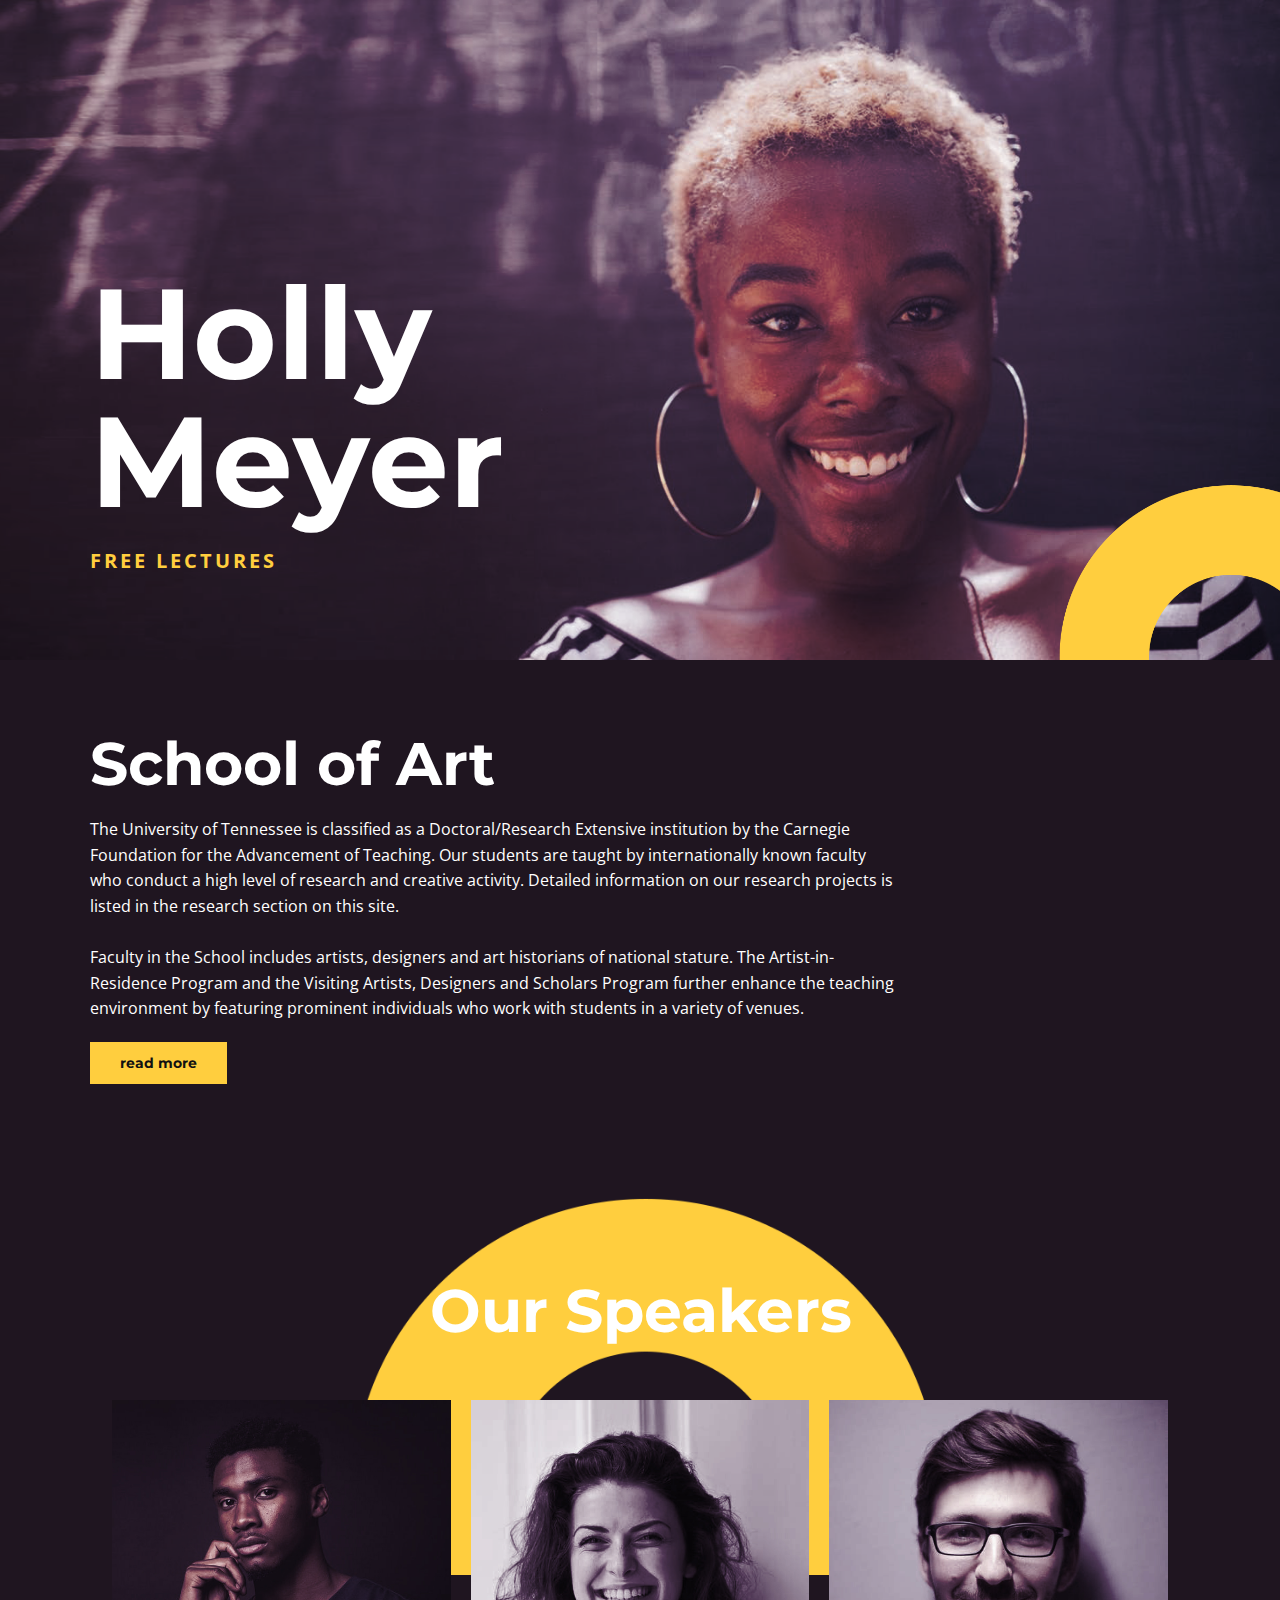
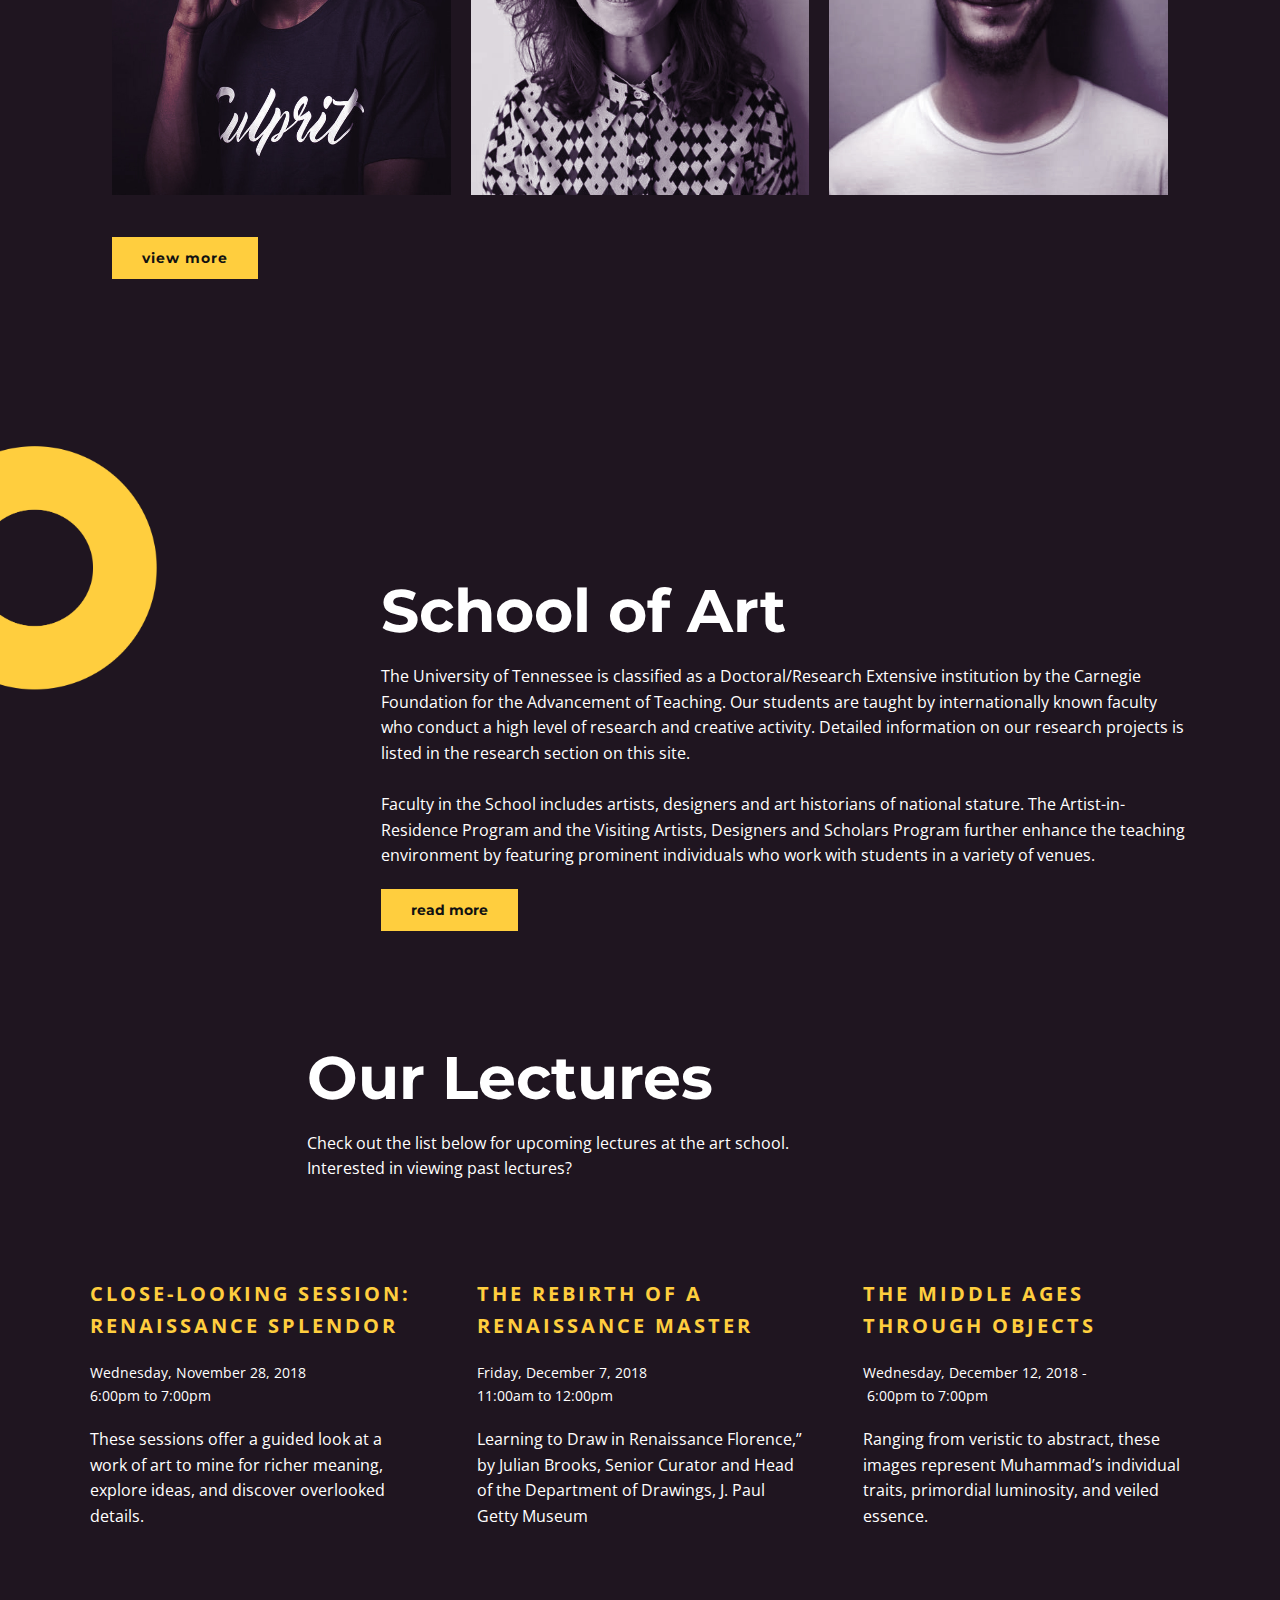
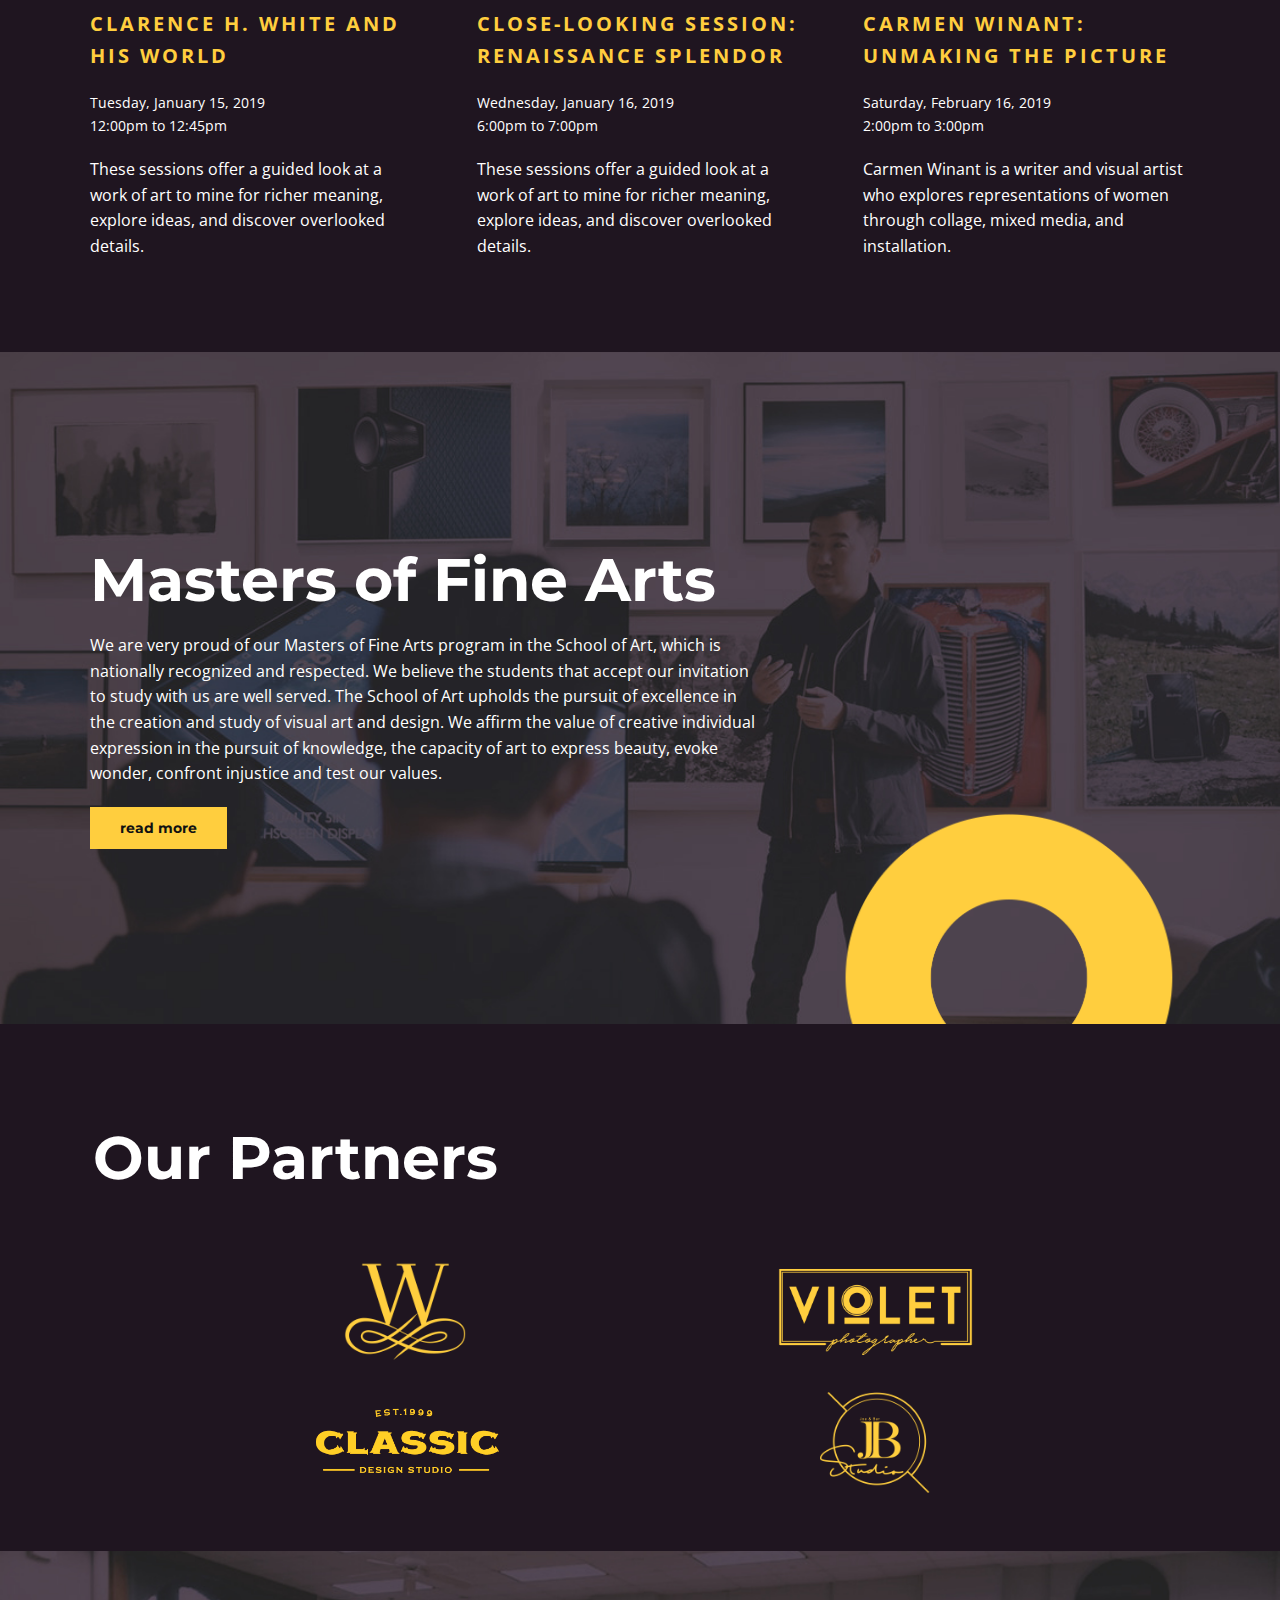
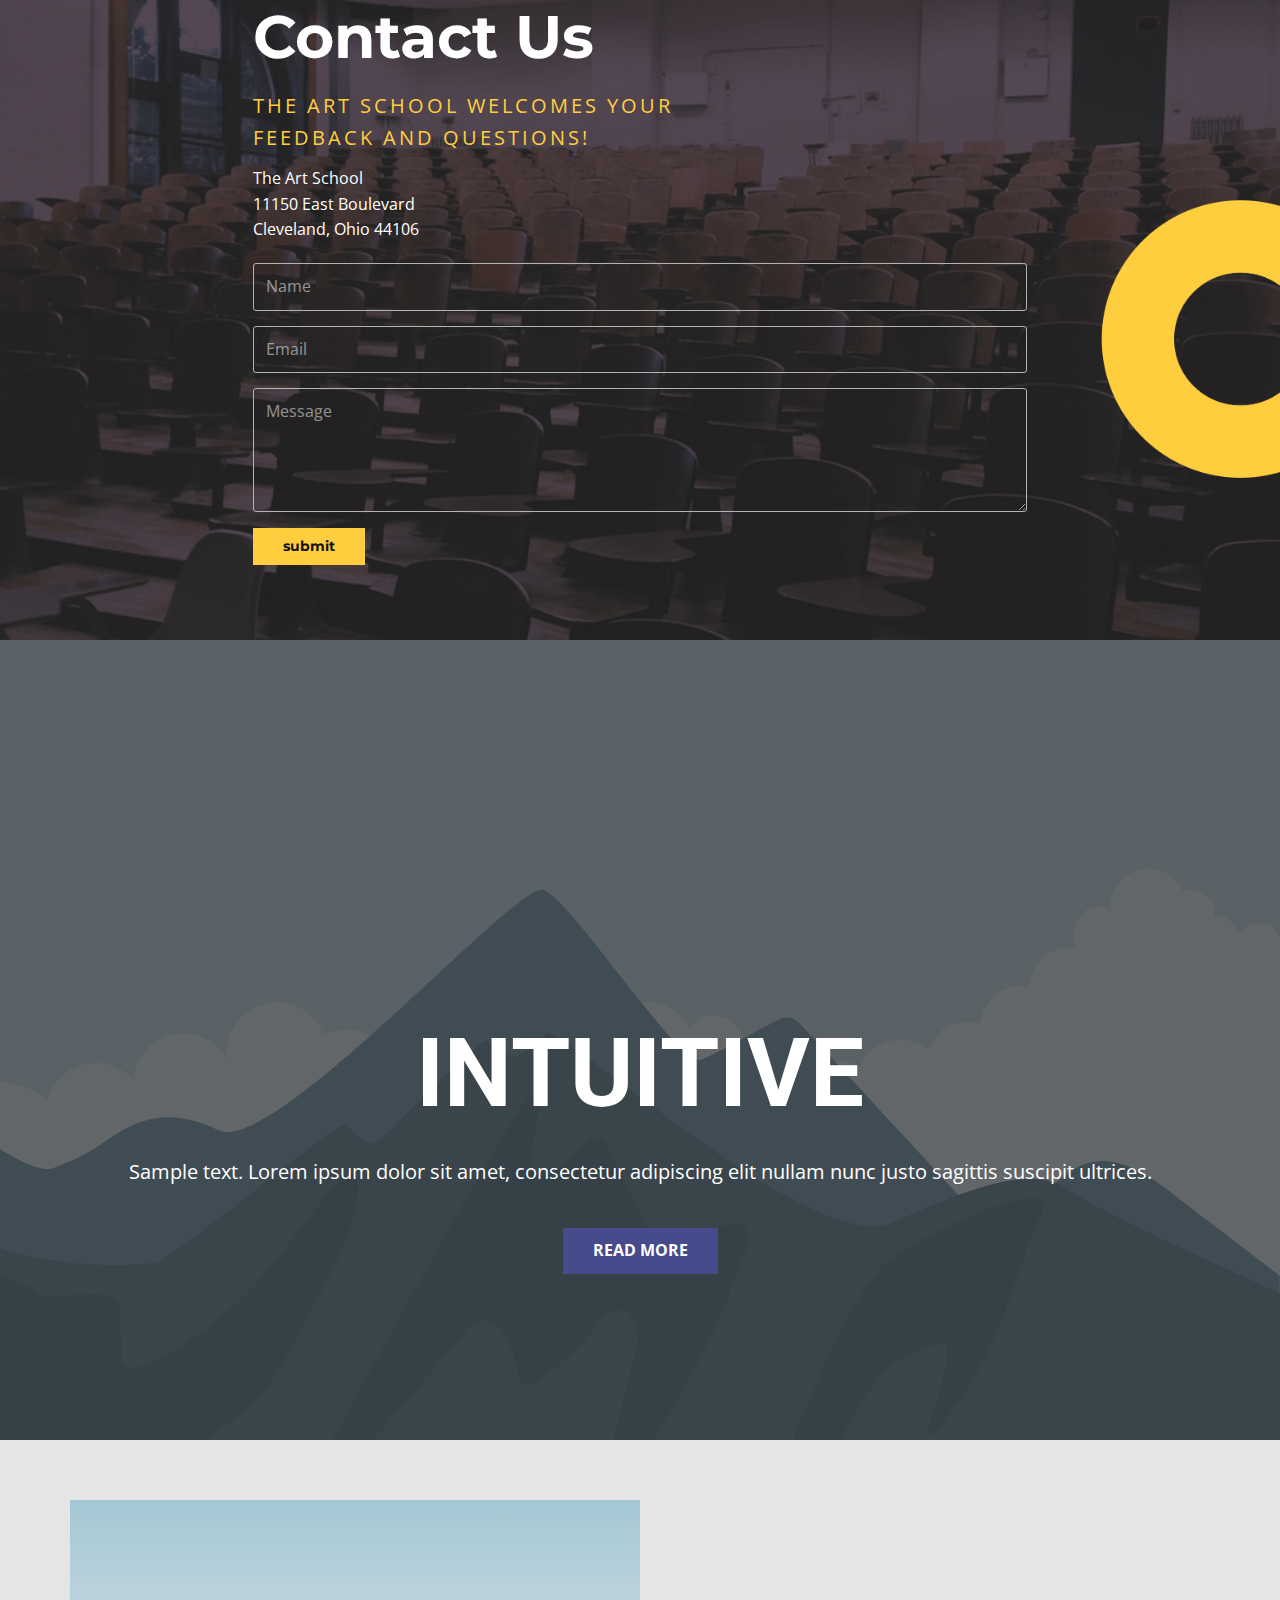
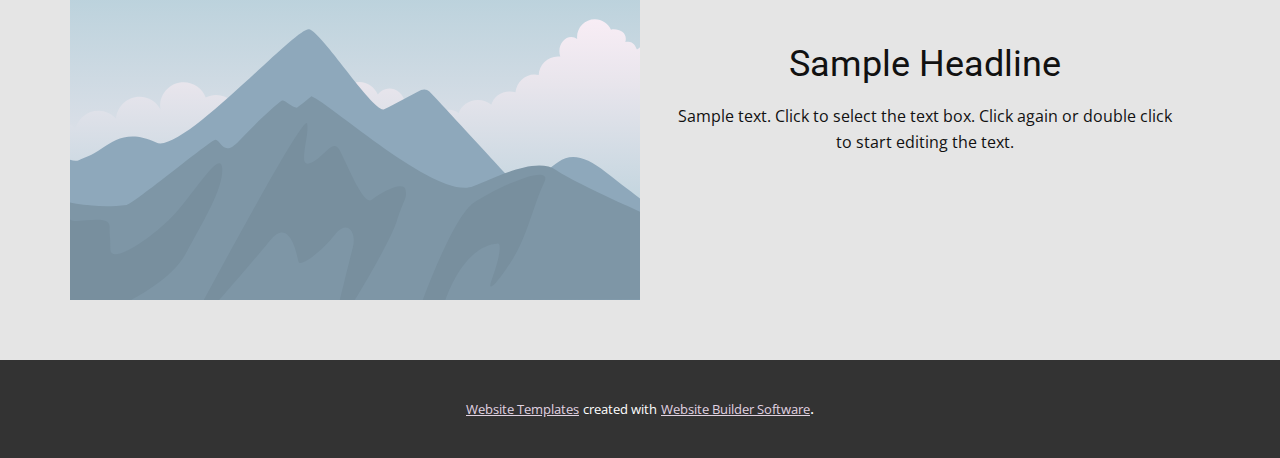
<file: index.html>
<!DOCTYPE html>
<html style="font-size: 16px;">
  <head>
    <meta name="viewport" content="width=device-width, initial-scale=1.0">
    <meta charset="utf-8">
    <meta name="keywords" content="Manuel Molina, Incarceration Rates, Our Speakers, School of Sociology">
    <meta name="description" content="">
    <meta name="page_type" content="np-template-header-footer-from-plugin">
    <title>Page 2</title>
    <link rel="stylesheet" href="nicepage.css" media="screen">
<link rel="stylesheet" href="Page-2.css" media="screen">
    <script class="u-script" type="text/javascript" src="jquery-1.9.1.min.js" defer=""></script>
    <script class="u-script" type="text/javascript" src="nicepage.js" defer=""></script>
    <meta name="generator" content="Nicepage 3.10.5, nicepage.com">
    <link id="u-theme-google-font" rel="stylesheet" href="https://fonts.googleapis.com/css?family=Roboto:100,100i,300,300i,400,400i,500,500i,700,700i,900,900i|Open+Sans:300,300i,400,400i,600,600i,700,700i,800,800i">
    <link id="u-page-google-font" rel="stylesheet" href="https://fonts.googleapis.com/css?family=Montserrat:100,100i,200,200i,300,300i,400,400i,500,500i,600,600i,700,700i,800,800i,900,900i">
    
    
    
    
    
    
    
    
    
    
    
    <script type="application/ld+json">{
		"@context": "http://schema.org",
		"@type": "Organization",
		"name": "",
		"url": "index.html"
}</script>
    <meta property="og:title" content="Page 2">
    <meta property="og:type" content="website">
    <meta name="theme-color" content="#1f1520">
    <link rel="canonical" href="index.html">
    <meta property="og:url" content="index.html">
  </head>
  <body data-home-page="https://website311175.nicepage.io/Page-2.html?version=106ec656-0b51-45a7-b6a6-ad662f80775b" data-home-page-title="Page 2" class="u-body"> 
    <section class="u-clearfix u-image u-section-1" id="sec-9448">
      <img src="images/Untitled1.png" alt="" class="u-image u-image-contain u-image-default u-image-1" data-image-width="440" data-image-height="723">
      <div class="u-container-style u-group u-group-1">
        <div class="u-container-layout u-valign-middle u-container-layout-1">
          <h1 class="u-custom-font u-font-montserrat u-text u-text-body-alt-color u-title u-text-1">Holly Meyer</h1>
          <p class="u-text u-text-palette-4-base u-text-2">Free Lectures</p>
        </div>
      </div>
    </section>
    <section class="u-clearfix u-palette-1-base u-section-2" id="sec-8fad">
      <div class="u-clearfix u-sheet u-sheet-1">
        <div class="u-container-style u-group u-group-1">
          <div class="u-container-layout u-container-layout-1">
            <h2 class="u-custom-font u-font-montserrat u-text u-text-1">School of Art</h2>
            <p class="u-text u-text-2">The University of Tennessee is classified as a Doctoral/Research Extensive institution by the Carnegie Foundation for the Advancement of Teaching. Our students are taught by internationally known faculty who conduct a high level of
                        research and creative activity. Detailed information on our research projects is listed in the research section on this site.<br>
              <br>Faculty in the School includes artists, designers and art historians of national stature. The
                        Artist-in-Residence Program and the Visiting Artists, Designers and Scholars Program further enhance the teaching environment by featuring prominent individuals who work with students in a variety of venues.<br>
            </p>
            <a href="#" class="u-btn u-button-style u-custom-font u-font-montserrat u-palette-4-base u-btn-1">read more</a>
          </div>
        </div>
      </div>
    </section>
    <section class="u-clearfix u-palette-1-base u-section-3" id="sec-c915">
      <div class="u-clearfix u-sheet u-sheet-1">
        <img src="images/Untitled12.png" alt="" class="u-image u-image-contain u-image-default u-image-1" data-image-width="723" data-image-height="440">
        <div class="u-clearfix u-gutter-20 u-layout-wrap u-layout-wrap-1">
          <div class="u-layout">
            <div class="u-layout-row">
              <div class="u-container-style u-image u-layout-cell u-left-cell u-size-20 u-image-2">
                <div class="u-container-layout"></div>
              </div>
              <div class="u-container-style u-image u-layout-cell u-size-20 u-image-3">
                <div class="u-container-layout"></div>
              </div>
              <div class="u-container-style u-image u-layout-cell u-right-cell u-size-20 u-image-4">
                <div class="u-container-layout"></div>
              </div>
            </div>
          </div>
        </div>
        <div class="u-align-center u-container-style u-expanded-width-xs u-group u-group-1">
          <div class="u-container-layout u-valign-middle u-container-layout-4">
            <h2 class="u-custom-font u-font-montserrat u-text u-text-1">Our Speakers</h2>
          </div>
        </div>
        <a href="#" class="u-btn u-button-style u-custom-font u-font-montserrat u-palette-4-base u-btn-1">view more</a>
      </div>
    </section>
    <section class="u-clearfix u-palette-1-base u-section-4" id="carousel_a5f2">
      <img src="images/Untitled1.png" alt="" class="u-flip-horizontal u-image u-image-contain u-image-default u-image-1" data-image-width="440" data-image-height="723">
      <div class="u-container-style u-group u-group-1">
        <div class="u-container-layout u-container-layout-1">
          <h2 class="u-custom-font u-font-montserrat u-text u-text-1">School of Art</h2>
          <p class="u-text u-text-2">The University of Tennessee is classified as a Doctoral/Research Extensive institution by the Carnegie Foundation for the Advancement of Teaching. Our students are taught by internationally known faculty who conduct a high level of
                        research and creative activity. Detailed information on our research projects is listed in the research section on this site.<br>
            <br>Faculty in the School includes artists, designers and art historians of national stature. The
                        Artist-in-Residence Program and the Visiting Artists, Designers and Scholars Program further enhance the teaching environment by featuring prominent individuals who work with students in a variety of venues.<br>
          </p>
          <a href="#" class="u-btn u-button-style u-custom-font u-font-montserrat u-palette-4-base u-btn-1">read more</a>
        </div>
      </div>
    </section>
    <section class="u-clearfix u-palette-1-base u-section-5" id="carousel_00fa">
      <div class="u-clearfix u-sheet u-sheet-1">
        <div class="u-align-left u-container-style u-expanded-width-sm u-expanded-width-xs u-group u-group-1">
          <div class="u-container-layout u-valign-middle u-container-layout-1">
            <h2 class="u-custom-font u-font-montserrat u-text u-text-1">Our Lectures</h2>
            <p class="u-text u-text-2">Check out the list below for upcoming lectures at the art school. Interested in viewing past lectures?</p>
          </div>
        </div>
        <div class="u-clearfix u-expanded-width-lg u-expanded-width-md u-expanded-width-xl u-expanded-width-xs u-gutter-20 u-layout-wrap u-layout-wrap-1">
          <div class="u-layout">
            <div class="u-layout-col">
              <div class="u-size-30">
                <div class="u-layout-row">
                  <div class="u-container-style u-layout-cell u-left-cell u-size-20 u-layout-cell-1">
                    <div class="u-container-layout u-container-layout-2">
                      <p class="u-text u-text-palette-4-base u-text-3">Close-Looking Session: Renaissance Splendor</p>
                      <p class="u-text u-text-4">Wednesday, November 28, 2018 6:00pm&nbsp;to&nbsp;7:00pm</p>
                      <p class="u-text u-text-5">These sessions offer a guided look at a work of art to mine for richer meaning, explore ideas, and discover overlooked details.</p>
                    </div>
                  </div>
                  <div class="u-container-style u-layout-cell u-size-20 u-layout-cell-2">
                    <div class="u-container-layout u-container-layout-3">
                      <p class="u-text u-text-palette-4-base u-text-6">The Rebirth of a Renaissance Master</p>
                      <p class="u-text u-text-7">Friday, December 7, 2018&nbsp;<br>11:00am&nbsp;to&nbsp;12:00pm
                      </p>
                      <p class="u-text u-text-8">Learning to Draw in Renaissance Florence,” by Julian Brooks, Senior Curator and Head of the Department of Drawings, J. Paul Getty Museum</p>
                    </div>
                  </div>
                  <div class="u-container-style u-layout-cell u-right-cell u-size-20 u-layout-cell-3">
                    <div class="u-container-layout u-container-layout-4">
                      <p class="u-text u-text-palette-4-base u-text-9">The Middle Ages through Objects</p>
                      <p class="u-text u-text-10">Wednesday, December 12, 2018 -&nbsp;6:00pm&nbsp;to&nbsp;7:00pm</p>
                      <p class="u-text u-text-11">Ranging from veristic to abstract, these images represent Muhammad’s individual traits, primordial luminosity, and veiled essence.</p>
                    </div>
                  </div>
                </div>
              </div>
              <div class="u-size-30">
                <div class="u-layout-row">
                  <div class="u-container-style u-layout-cell u-left-cell u-size-20 u-layout-cell-4">
                    <div class="u-container-layout u-container-layout-5">
                      <p class="u-text u-text-palette-4-base u-text-12">Clarence H. White and His World</p>
                      <p class="u-text u-text-13">Tuesday, January 15, 2019<br>12:00pm&nbsp;to&nbsp;12:45pm
                      </p>
                      <p class="u-text u-text-14">These sessions offer a guided look at a work of art to mine for richer meaning, explore ideas, and discover overlooked details.</p>
                    </div>
                  </div>
                  <div class="u-container-style u-layout-cell u-size-20 u-layout-cell-5">
                    <div class="u-container-layout u-container-layout-6">
                      <p class="u-text u-text-palette-4-base u-text-15">Close-Looking Session: Renaissance Splendor</p>
                      <p class="u-text u-text-16">Wednesday, January 16, 2019<br>6:00pm to 7:00pm
                      </p>
                      <p class="u-text u-text-17">These sessions offer a guided look at a work of art to mine for richer meaning, explore ideas, and discover overlooked details.</p>
                    </div>
                  </div>
                  <div class="u-container-style u-layout-cell u-right-cell u-size-20 u-layout-cell-6">
                    <div class="u-container-layout u-container-layout-7">
                      <p class="u-text u-text-palette-4-base u-text-18">Carmen Winant: Unmaking the Picture</p>
                      <p class="u-text u-text-19">Saturday, February 16, 2019<br>2:00pm&nbsp;to&nbsp;3:00pm
                      </p>
                      <p class="u-text u-text-20">Carmen Winant is a writer and visual artist who explores representations of women through collage, mixed media, and installation.</p>
                    </div>
                  </div>
                </div>
              </div>
            </div>
          </div>
        </div>
      </div>
    </section>
    <section class="u-clearfix u-image u-section-6" id="carousel_e037">
      <div class="u-clearfix u-sheet u-sheet-1">
        <img src="images/Untitled12.png" alt="" class="u-image u-image-contain u-image-default u-image-1" data-image-width="723" data-image-height="440">
        <div class="u-container-style u-group u-group-1">
          <div class="u-container-layout u-valign-middle u-container-layout-1">
            <h2 class="u-custom-font u-font-montserrat u-text u-text-body-alt-color u-text-1">Masters of Fine Arts</h2>
            <p class="u-text u-text-body-alt-color u-text-2">We are very proud of our Masters of Fine Arts program in the School of Art, which is nationally recognized and respected. We believe the students that accept our invitation to study with us are well served. The School of Art upholds
                        the pursuit of excellence in the creation and study of visual art and design. We affirm the value of creative individual expression in the pursuit of knowledge, the capacity of art to express beauty, evoke wonder, confront injustice
                        and test our values.</p>
            <a href="#" class="u-btn u-button-style u-custom-font u-font-montserrat u-palette-4-base u-btn-1">read more</a>
          </div>
        </div>
      </div>
    </section>
    <section class="u-clearfix u-palette-1-base u-section-7" id="sec-3b6a">
      <div class="u-clearfix u-sheet u-sheet-1">
        <div class="u-align-center-sm u-align-left-lg u-align-left-md u-align-left-xl u-align-left-xs u-container-style u-expanded-width-sm u-expanded-width-xs u-group u-group-1">
          <div class="u-container-layout u-container-layout-1">
            <h2 class="u-custom-font u-font-montserrat u-text u-text-1">Our Partners</h2>
          </div>
        </div>
        <div class="u-clearfix u-expanded-width-lg u-expanded-width-md u-gutter-30 u-layout-wrap u-layout-wrap-1">
          <div class="u-gutter-0 u-layout">
            <div class="u-layout-col">
              <div class="u-size-30">
                <div class="u-layout-row">
                  <div class="u-align-center-lg u-align-center-md u-align-left-sm u-align-left-xs u-container-style u-layout-cell u-left-cell u-size-30 u-layout-cell-1" src="">
                    <div class="u-container-layout u-valign-middle u-container-layout-2" src="">
                      <img class="u-expanded-height u-image u-image-contain u-image-1" src="images/21.png">
                    </div>
                  </div>
                  <div class="u-container-style u-layout-cell u-right-cell u-size-30 u-layout-cell-2" src="">
                    <div class="u-container-layout u-valign-middle u-container-layout-3" src="">
                      <img class="u-expanded-height u-image u-image-contain u-image-2" src="images/23.png">
                    </div>
                  </div>
                </div>
              </div>
              <div class="u-size-30">
                <div class="u-layout-row">
                  <div class="u-container-style u-layout-cell u-left-cell u-size-30 u-layout-cell-3" src="">
                    <div class="u-container-layout u-valign-middle u-container-layout-4" src="">
                      <img class="u-expanded-height u-image u-image-contain u-image-3" src="images/24.png">
                    </div>
                  </div>
                  <div class="u-container-style u-layout-cell u-right-cell u-size-30 u-layout-cell-4" src="">
                    <div class="u-container-layout u-valign-middle u-container-layout-5" src="">
                      <img class="u-expanded-height u-image u-image-contain u-image-4" src="images/22.png">
                    </div>
                  </div>
                </div>
              </div>
            </div>
          </div>
        </div>
      </div>
    </section>
    <section class="u-clearfix u-image u-section-8" src="" id="sec-767b">
      <img src="images/Untitled1.png" alt="" class="u-image u-image-contain u-image-default u-image-1" data-image-width="440" data-image-height="723">
      <div class="u-align-left u-container-style u-expanded-width-md u-expanded-width-sm u-expanded-width-xs u-group u-group-1">
        <div class="u-container-layout u-container-layout-1">
          <h2 class="u-custom-font u-font-montserrat u-text u-text-body-alt-color u-text-1">Contact Us</h2>
          <p class="u-text u-text-palette-4-base u-text-2">The Art School welcomes your feedback and questions! </p>
          <p class="u-text u-text-body-alt-color u-text-3">The Art School<br>11150 East Boulevard<br>Cleveland, Ohio 44106
          </p>
          <div class="u-align-left u-form u-form-1">
            <form action="https://nicepage.com/editor/Forms/Process" method="POST" class="u-block-6737-10 u-form-spacing-15 u-form-vertical u-inner-form" source="email">
              <input type="hidden" id="siteId" name="siteId" value="311175">
              <input type="hidden" id="pageId" name="pageId" value="311176">
              <div class="u-form-group u-form-name">
                <label for="name-a797" class="u-form-control-hidden u-label">Name</label>
                <input type="text" placeholder="Name" id="name-a797" name="name" class="u-border-1 u-border-grey-30 u-input u-text-body-alt-color" required="">
              </div>
              <div class="u-form-email u-form-group">
                <label for="email-a797" class="u-form-control-hidden u-label">Email</label>
                <input type="email" placeholder="Email" id="email-a797" name="email" class="u-border-1 u-border-grey-30 u-input u-text-body-alt-color" required="">
              </div>
              <div class="u-form-group u-form-message">
                <label for="message-a797" class="u-form-control-hidden u-label">Message</label>
                <textarea placeholder="Message" rows="4" cols="50" id="message-a797" name="message" class="u-border-1 u-border-grey-30 u-input u-text-body-alt-color" required=""></textarea>
              </div>
              <div class="u-form-group u-form-submit">
                <a href="#" class="u-btn u-btn-submit u-button-style u-custom-font u-font-montserrat u-palette-4-base u-btn-1">submit</a>
                <input type="submit" value="submit" class="u-form-control-hidden">
              </div>
              <div class="u-form-send-message u-form-send-success">Thank you! Your message has been sent.</div>
              <div class="u-form-send-error u-form-send-message">Unable to send your message. Please fix errors then try again.</div>
              <input type="hidden" value="" name="recaptchaResponse">
            </form>
          </div>
        </div>
      </div>
    </section>
    <section class="u-align-center u-clearfix u-image u-shading u-section-9" src="" data-image-width="256" data-image-height="256" id="sec-027b">
      <div class="u-clearfix u-sheet u-valign-middle u-sheet-1">
        <h1 class="u-text u-title u-text-1">INTUITIVE</h1>
        <p class="u-large-text u-text u-text-variant u-text-2">Sample text. Lorem ipsum dolor sit amet, consectetur adipiscing elit nullam nunc justo sagittis suscipit ultrices.</p>
        <a href="#" class="u-btn u-button-style u-palette-2-base u-btn-1">Read More</a>
      </div>
    </section>
    <section class="u-clearfix u-grey-10 u-section-10" id="sec-125c">
      <div class="u-clearfix u-sheet u-sheet-1">
        <div class="u-clearfix u-expanded-width u-layout-wrap u-layout-wrap-1">
          <div class="u-layout">
            <div class="u-layout-row">
              <div class="u-container-style u-image u-layout-cell u-size-30 u-image-1" data-image-width="400" data-image-height="265">
                <div class="u-container-layout u-container-layout-1"></div>
              </div>
              <div class="u-align-center u-container-style u-layout-cell u-size-30 u-layout-cell-2">
                <div class="u-container-layout u-valign-middle u-container-layout-2">
                  <h2 class="u-text u-text-default u-text-1">Sample Headline</h2>
                  <p class="u-text u-text-default u-text-2">Sample text. Click to select the text box. Click again or double click to start editing the text.</p>
                </div>
              </div>
            </div>
          </div>
        </div>
      </div>
    </section>
    
    
    
    <section class="u-backlink u-clearfix u-grey-80">
      <a class="u-link" href="https://nicepage.com/website-templates" target="_blank">
        <span>Website Templates</span>
      </a>
      <p class="u-text">
        <span>created with</span>
      </p>
      <a class="u-link" href="https://nicepage.com/" target="_blank">
        <span>Website Builder Software</span>
      </a>. 
    </section>
  </body>
</html>
</file>
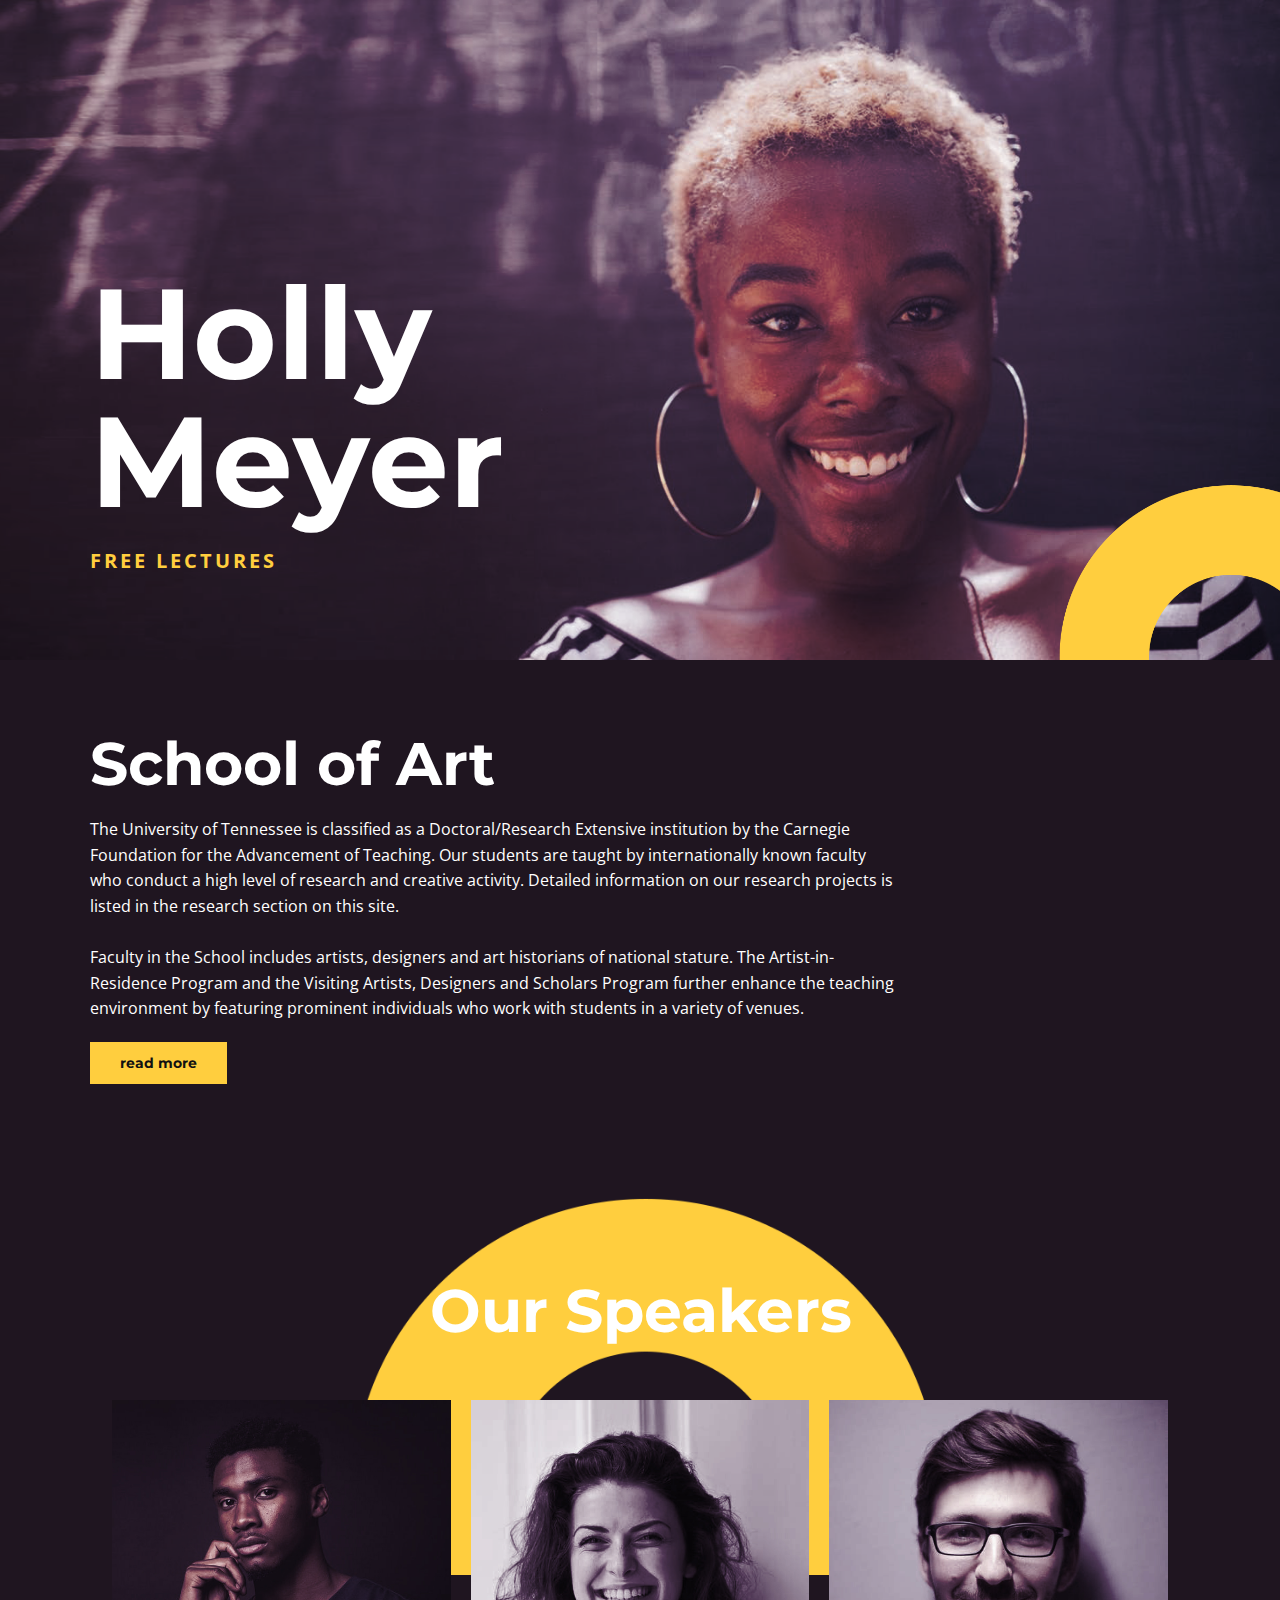
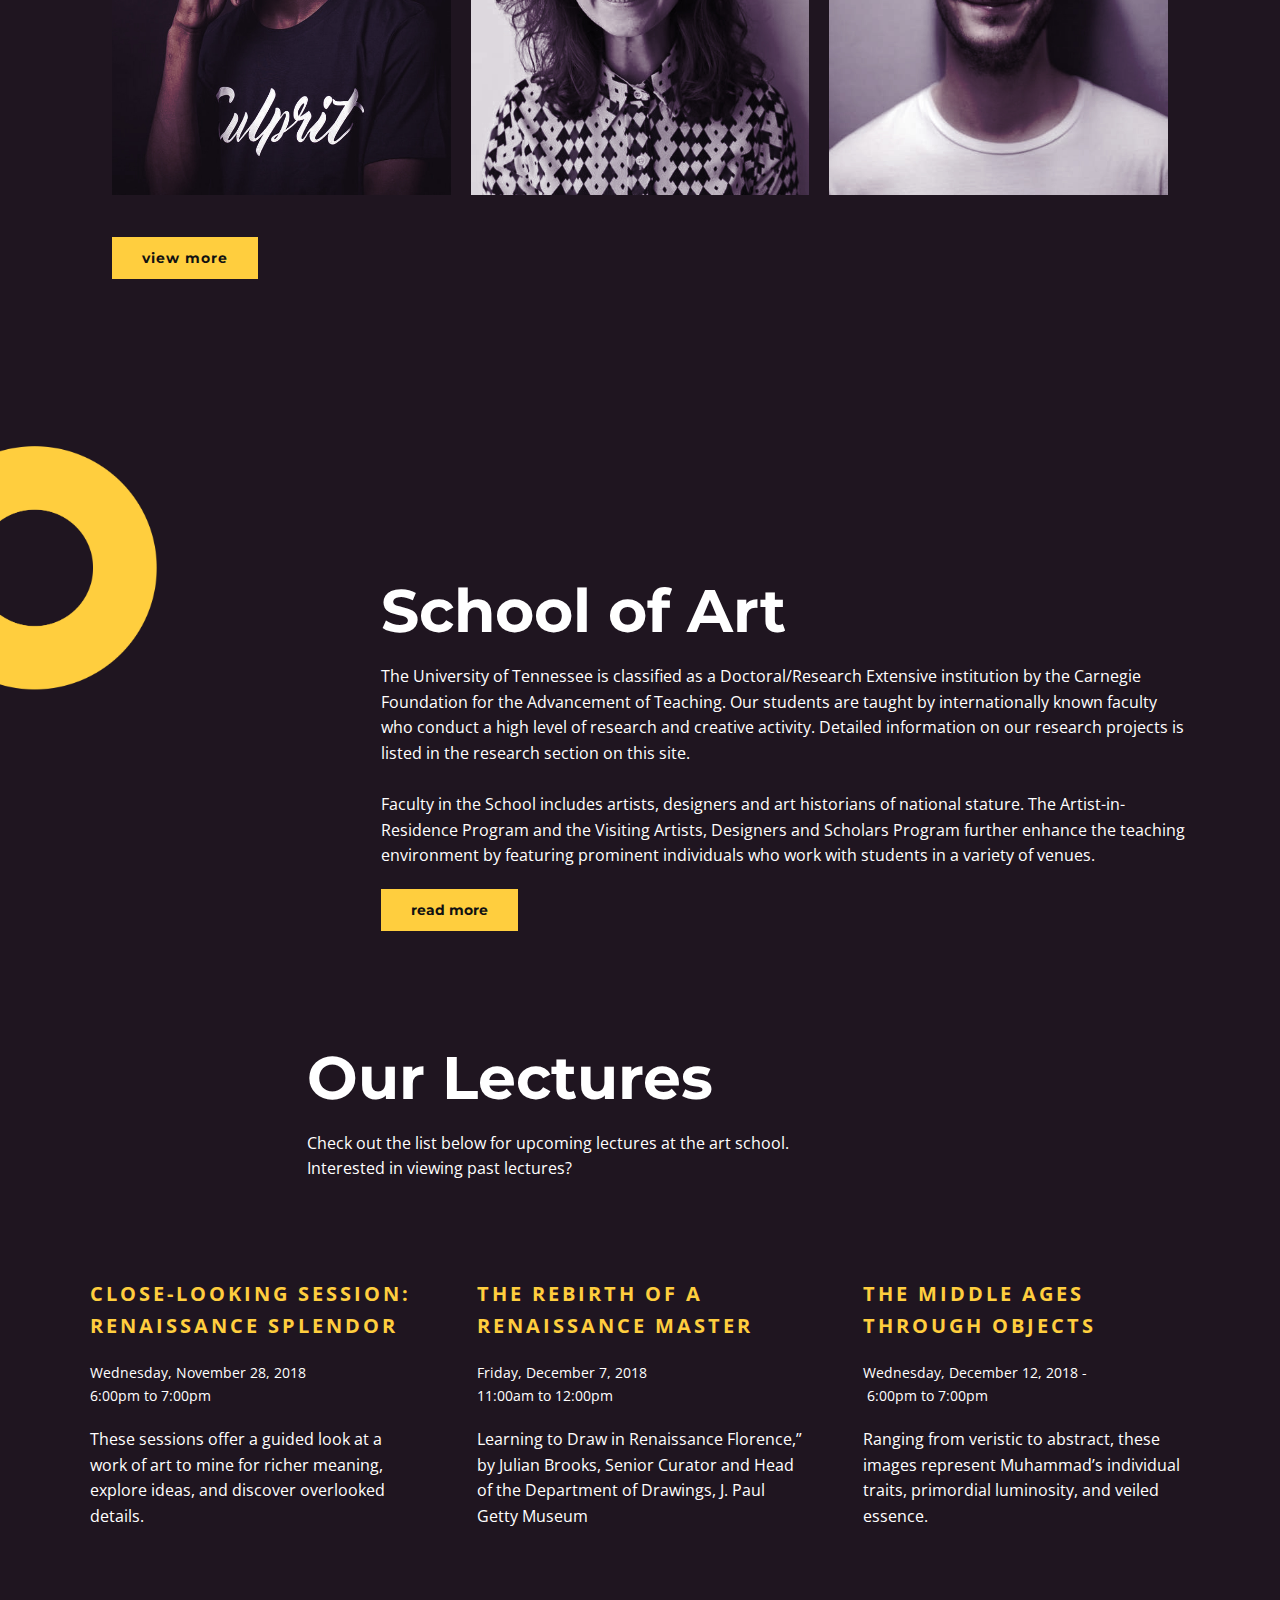
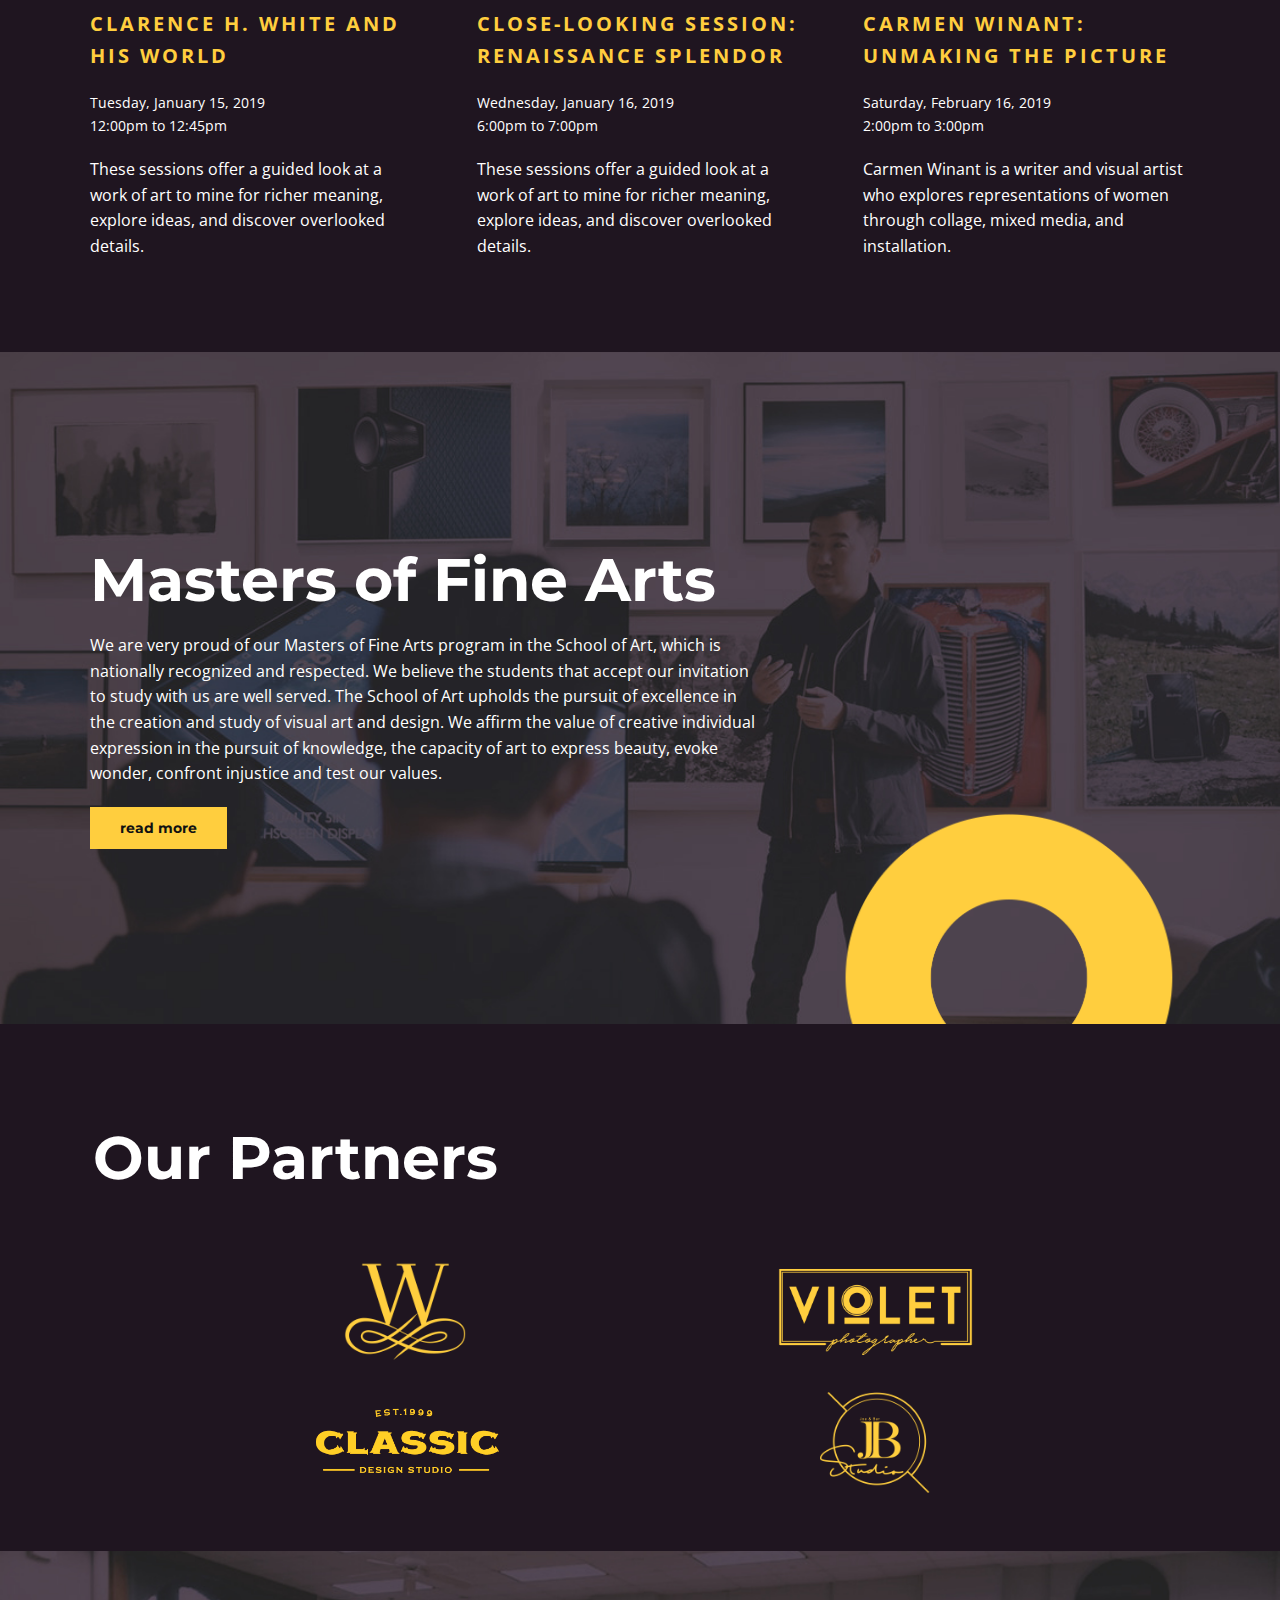
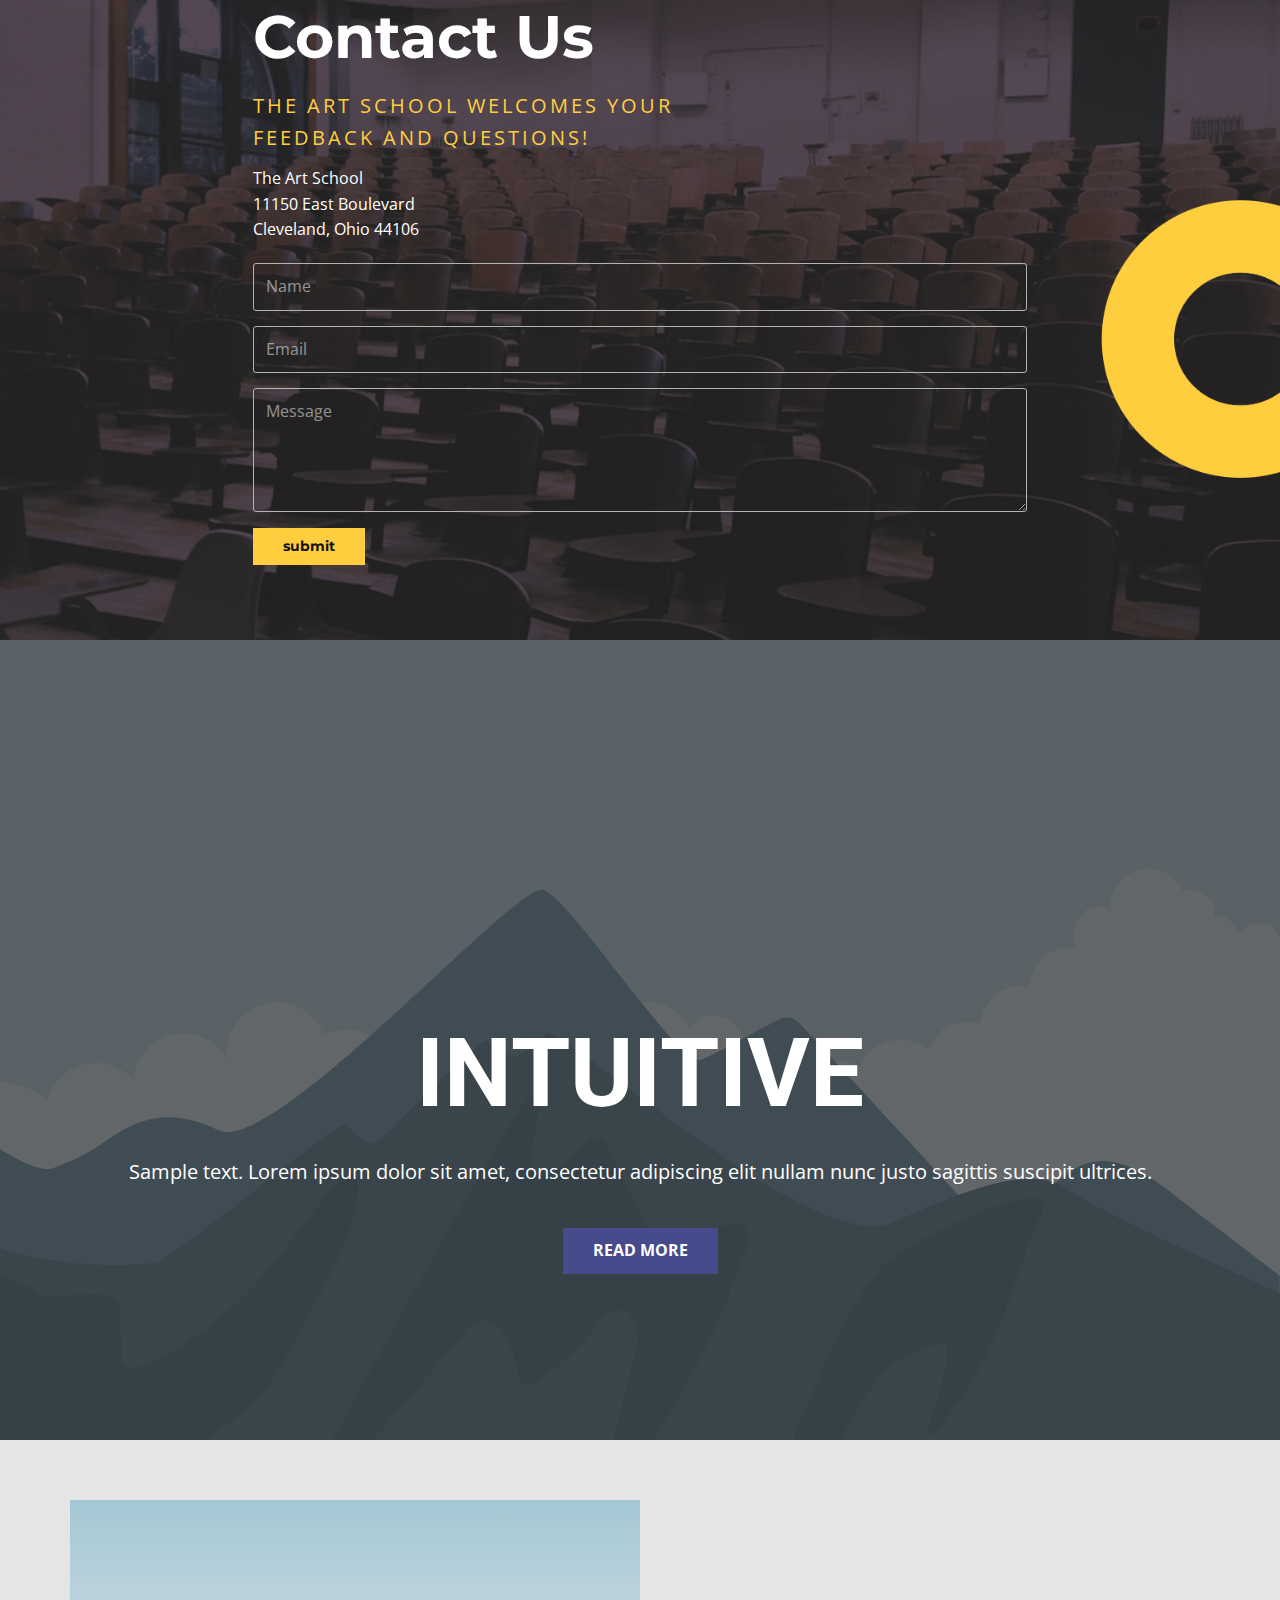
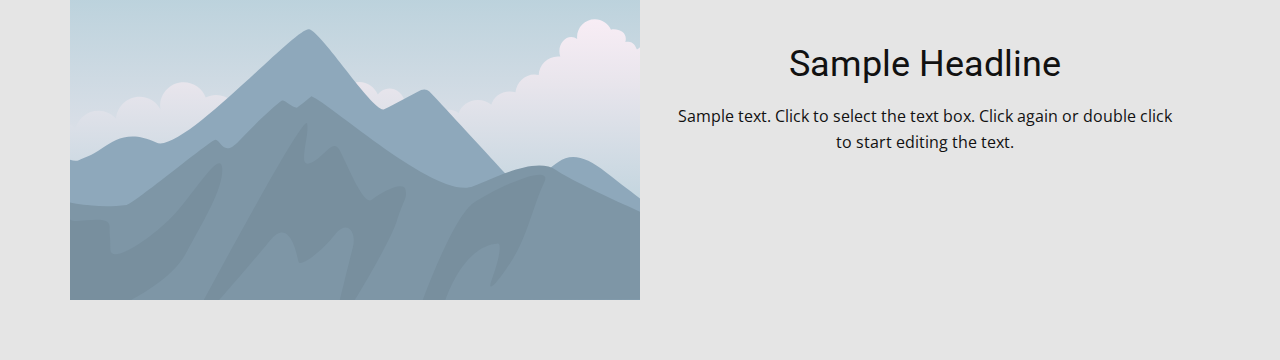
<file: Page-2.html>
<!DOCTYPE html>
<html style="font-size: 16px;">
  <head>
    <meta name="viewport" content="width=device-width, initial-scale=1.0">
    <meta charset="utf-8">
    <meta name="keywords" content="Holly Meyer, School of Art, Our Speakers, School of Art">
    <meta name="description" content="">
    <meta name="page_type" content="np-template-header-footer-from-plugin">
    <title>Page 2</title>
    <link rel="stylesheet" href="nicepage.css" media="screen">
<link rel="stylesheet" href="Page-2.css" media="screen">
    <script class="u-script" type="text/javascript" src="jquery-1.9.1.min.js" defer=""></script>
    <script class="u-script" type="text/javascript" src="nicepage.js" defer=""></script>
    <meta name="generator" content="Nicepage 3.10.5, nicepage.com">
    <link id="u-theme-google-font" rel="stylesheet" href="https://fonts.googleapis.com/css?family=Roboto:100,100i,300,300i,400,400i,500,500i,700,700i,900,900i|Open+Sans:300,300i,400,400i,600,600i,700,700i,800,800i">
    <link id="u-page-google-font" rel="stylesheet" href="https://fonts.googleapis.com/css?family=Montserrat:100,100i,200,200i,300,300i,400,400i,500,500i,600,600i,700,700i,800,800i,900,900i">
    
    
    
    
    
    
    
    
    
    
    
    <script type="application/ld+json">{
		"@context": "http://schema.org",
		"@type": "Organization",
		"name": "",
		"url": "index.html"
}</script>
    <meta property="og:title" content="Page 2">
    <meta property="og:type" content="website">
    <meta name="theme-color" content="#1f1520">
    <link rel="canonical" href="index.html">
    <meta property="og:url" content="index.html">
  </head>
  <body class="u-body"> 
    <section class="u-clearfix u-image u-section-1" id="sec-9448">
      <img src="images/Untitled1.png" alt="" class="u-image u-image-contain u-image-default u-image-1" data-image-width="440" data-image-height="723">
      <div class="u-container-style u-group u-group-1">
        <div class="u-container-layout u-valign-middle u-container-layout-1">
          <h1 class="u-custom-font u-font-montserrat u-text u-text-body-alt-color u-title u-text-1">Holly Meyer</h1>
          <p class="u-text u-text-palette-4-base u-text-2">Free Lectures</p>
        </div>
      </div>
    </section>
    <section class="u-clearfix u-palette-1-base u-section-2" id="sec-8fad">
      <div class="u-clearfix u-sheet u-sheet-1">
        <div class="u-container-style u-group u-group-1">
          <div class="u-container-layout u-container-layout-1">
            <h2 class="u-custom-font u-font-montserrat u-text u-text-1">School of Art</h2>
            <p class="u-text u-text-2">The University of Tennessee is classified as a Doctoral/Research Extensive institution by the Carnegie Foundation for the Advancement of Teaching. Our students are taught by internationally known faculty who conduct a high level of
                        research and creative activity. Detailed information on our research projects is listed in the research section on this site.<br>
              <br>Faculty in the School includes artists, designers and art historians of national stature. The
                        Artist-in-Residence Program and the Visiting Artists, Designers and Scholars Program further enhance the teaching environment by featuring prominent individuals who work with students in a variety of venues.<br>
            </p>
            <a href="#" class="u-btn u-button-style u-custom-font u-font-montserrat u-palette-4-base u-btn-1">read more</a>
          </div>
        </div>
      </div>
    </section>
    <section class="u-clearfix u-palette-1-base u-section-3" id="sec-c915">
      <div class="u-clearfix u-sheet u-sheet-1">
        <img src="images/Untitled12.png" alt="" class="u-image u-image-contain u-image-default u-image-1" data-image-width="723" data-image-height="440">
        <div class="u-clearfix u-gutter-20 u-layout-wrap u-layout-wrap-1">
          <div class="u-layout">
            <div class="u-layout-row">
              <div class="u-container-style u-image u-layout-cell u-left-cell u-size-20 u-image-2">
                <div class="u-container-layout"></div>
              </div>
              <div class="u-container-style u-image u-layout-cell u-size-20 u-image-3">
                <div class="u-container-layout"></div>
              </div>
              <div class="u-container-style u-image u-layout-cell u-right-cell u-size-20 u-image-4">
                <div class="u-container-layout"></div>
              </div>
            </div>
          </div>
        </div>
        <div class="u-align-center u-container-style u-expanded-width-xs u-group u-group-1">
          <div class="u-container-layout u-valign-middle u-container-layout-4">
            <h2 class="u-custom-font u-font-montserrat u-text u-text-1">Our Speakers</h2>
          </div>
        </div>
        <a href="#" class="u-btn u-button-style u-custom-font u-font-montserrat u-palette-4-base u-btn-1">view more</a>
      </div>
    </section>
    <section class="u-clearfix u-palette-1-base u-section-4" id="carousel_a5f2">
      <img src="images/Untitled1.png" alt="" class="u-flip-horizontal u-image u-image-contain u-image-default u-image-1" data-image-width="440" data-image-height="723">
      <div class="u-container-style u-group u-group-1">
        <div class="u-container-layout u-container-layout-1">
          <h2 class="u-custom-font u-font-montserrat u-text u-text-1">School of Art</h2>
          <p class="u-text u-text-2">The University of Tennessee is classified as a Doctoral/Research Extensive institution by the Carnegie Foundation for the Advancement of Teaching. Our students are taught by internationally known faculty who conduct a high level of
                        research and creative activity. Detailed information on our research projects is listed in the research section on this site.<br>
            <br>Faculty in the School includes artists, designers and art historians of national stature. The
                        Artist-in-Residence Program and the Visiting Artists, Designers and Scholars Program further enhance the teaching environment by featuring prominent individuals who work with students in a variety of venues.<br>
          </p>
          <a href="#" class="u-btn u-button-style u-custom-font u-font-montserrat u-palette-4-base u-btn-1">read more</a>
        </div>
      </div>
    </section>
    <section class="u-clearfix u-palette-1-base u-section-5" id="carousel_00fa">
      <div class="u-clearfix u-sheet u-sheet-1">
        <div class="u-align-left u-container-style u-expanded-width-sm u-expanded-width-xs u-group u-group-1">
          <div class="u-container-layout u-valign-middle u-container-layout-1">
            <h2 class="u-custom-font u-font-montserrat u-text u-text-1">Our Lectures</h2>
            <p class="u-text u-text-2">Check out the list below for upcoming lectures at the art school. Interested in viewing past lectures?</p>
          </div>
        </div>
        <div class="u-clearfix u-expanded-width-lg u-expanded-width-md u-expanded-width-xl u-expanded-width-xs u-gutter-20 u-layout-wrap u-layout-wrap-1">
          <div class="u-layout">
            <div class="u-layout-col">
              <div class="u-size-30">
                <div class="u-layout-row">
                  <div class="u-container-style u-layout-cell u-left-cell u-size-20 u-layout-cell-1">
                    <div class="u-container-layout u-container-layout-2">
                      <p class="u-text u-text-palette-4-base u-text-3">Close-Looking Session: Renaissance Splendor</p>
                      <p class="u-text u-text-4">Wednesday, November 28, 2018 6:00pm&nbsp;to&nbsp;7:00pm</p>
                      <p class="u-text u-text-5">These sessions offer a guided look at a work of art to mine for richer meaning, explore ideas, and discover overlooked details.</p>
                    </div>
                  </div>
                  <div class="u-container-style u-layout-cell u-size-20 u-layout-cell-2">
                    <div class="u-container-layout u-container-layout-3">
                      <p class="u-text u-text-palette-4-base u-text-6">The Rebirth of a Renaissance Master</p>
                      <p class="u-text u-text-7">Friday, December 7, 2018&nbsp;<br>11:00am&nbsp;to&nbsp;12:00pm
                      </p>
                      <p class="u-text u-text-8">Learning to Draw in Renaissance Florence,” by Julian Brooks, Senior Curator and Head of the Department of Drawings, J. Paul Getty Museum</p>
                    </div>
                  </div>
                  <div class="u-container-style u-layout-cell u-right-cell u-size-20 u-layout-cell-3">
                    <div class="u-container-layout u-container-layout-4">
                      <p class="u-text u-text-palette-4-base u-text-9">The Middle Ages through Objects</p>
                      <p class="u-text u-text-10">Wednesday, December 12, 2018 -&nbsp;6:00pm&nbsp;to&nbsp;7:00pm</p>
                      <p class="u-text u-text-11">Ranging from veristic to abstract, these images represent Muhammad’s individual traits, primordial luminosity, and veiled essence.</p>
                    </div>
                  </div>
                </div>
              </div>
              <div class="u-size-30">
                <div class="u-layout-row">
                  <div class="u-container-style u-layout-cell u-left-cell u-size-20 u-layout-cell-4">
                    <div class="u-container-layout u-container-layout-5">
                      <p class="u-text u-text-palette-4-base u-text-12">Clarence H. White and His World</p>
                      <p class="u-text u-text-13">Tuesday, January 15, 2019<br>12:00pm&nbsp;to&nbsp;12:45pm
                      </p>
                      <p class="u-text u-text-14">These sessions offer a guided look at a work of art to mine for richer meaning, explore ideas, and discover overlooked details.</p>
                    </div>
                  </div>
                  <div class="u-container-style u-layout-cell u-size-20 u-layout-cell-5">
                    <div class="u-container-layout u-container-layout-6">
                      <p class="u-text u-text-palette-4-base u-text-15">Close-Looking Session: Renaissance Splendor</p>
                      <p class="u-text u-text-16">Wednesday, January 16, 2019<br>6:00pm to 7:00pm
                      </p>
                      <p class="u-text u-text-17">These sessions offer a guided look at a work of art to mine for richer meaning, explore ideas, and discover overlooked details.</p>
                    </div>
                  </div>
                  <div class="u-container-style u-layout-cell u-right-cell u-size-20 u-layout-cell-6">
                    <div class="u-container-layout u-container-layout-7">
                      <p class="u-text u-text-palette-4-base u-text-18">Carmen Winant: Unmaking the Picture</p>
                      <p class="u-text u-text-19">Saturday, February 16, 2019<br>2:00pm&nbsp;to&nbsp;3:00pm
                      </p>
                      <p class="u-text u-text-20">Carmen Winant is a writer and visual artist who explores representations of women through collage, mixed media, and installation.</p>
                    </div>
                  </div>
                </div>
              </div>
            </div>
          </div>
        </div>
      </div>
    </section>
    <section class="u-clearfix u-image u-section-6" id="carousel_e037">
      <div class="u-clearfix u-sheet u-sheet-1">
        <img src="images/Untitled12.png" alt="" class="u-image u-image-contain u-image-default u-image-1" data-image-width="723" data-image-height="440">
        <div class="u-container-style u-group u-group-1">
          <div class="u-container-layout u-valign-middle u-container-layout-1">
            <h2 class="u-custom-font u-font-montserrat u-text u-text-body-alt-color u-text-1">Masters of Fine Arts</h2>
            <p class="u-text u-text-body-alt-color u-text-2">We are very proud of our Masters of Fine Arts program in the School of Art, which is nationally recognized and respected. We believe the students that accept our invitation to study with us are well served. The School of Art upholds
                        the pursuit of excellence in the creation and study of visual art and design. We affirm the value of creative individual expression in the pursuit of knowledge, the capacity of art to express beauty, evoke wonder, confront injustice
                        and test our values.</p>
            <a href="#" class="u-btn u-button-style u-custom-font u-font-montserrat u-palette-4-base u-btn-1">read more</a>
          </div>
        </div>
      </div>
    </section>
    <section class="u-clearfix u-palette-1-base u-section-7" id="sec-3b6a">
      <div class="u-clearfix u-sheet u-sheet-1">
        <div class="u-align-center-sm u-align-left-lg u-align-left-md u-align-left-xl u-align-left-xs u-container-style u-expanded-width-sm u-expanded-width-xs u-group u-group-1">
          <div class="u-container-layout u-container-layout-1">
            <h2 class="u-custom-font u-font-montserrat u-text u-text-1">Our Partners</h2>
          </div>
        </div>
        <div class="u-clearfix u-expanded-width-lg u-expanded-width-md u-gutter-30 u-layout-wrap u-layout-wrap-1">
          <div class="u-gutter-0 u-layout">
            <div class="u-layout-col">
              <div class="u-size-30">
                <div class="u-layout-row">
                  <div class="u-align-center-lg u-align-center-md u-align-left-sm u-align-left-xs u-container-style u-layout-cell u-left-cell u-size-30 u-layout-cell-1" src="">
                    <div class="u-container-layout u-valign-middle u-container-layout-2" src="">
                      <img class="u-expanded-height u-image u-image-contain u-image-1" src="images/21.png">
                    </div>
                  </div>
                  <div class="u-container-style u-layout-cell u-right-cell u-size-30 u-layout-cell-2" src="">
                    <div class="u-container-layout u-valign-middle u-container-layout-3" src="">
                      <img class="u-expanded-height u-image u-image-contain u-image-2" src="images/23.png">
                    </div>
                  </div>
                </div>
              </div>
              <div class="u-size-30">
                <div class="u-layout-row">
                  <div class="u-container-style u-layout-cell u-left-cell u-size-30 u-layout-cell-3" src="">
                    <div class="u-container-layout u-valign-middle u-container-layout-4" src="">
                      <img class="u-expanded-height u-image u-image-contain u-image-3" src="images/24.png">
                    </div>
                  </div>
                  <div class="u-container-style u-layout-cell u-right-cell u-size-30 u-layout-cell-4" src="">
                    <div class="u-container-layout u-valign-middle u-container-layout-5" src="">
                      <img class="u-expanded-height u-image u-image-contain u-image-4" src="images/22.png">
                    </div>
                  </div>
                </div>
              </div>
            </div>
          </div>
        </div>
      </div>
    </section>
    <section class="u-clearfix u-image u-section-8" src="" id="sec-767b">
      <img src="images/Untitled1.png" alt="" class="u-image u-image-contain u-image-default u-image-1" data-image-width="440" data-image-height="723">
      <div class="u-align-left u-container-style u-expanded-width-md u-expanded-width-sm u-expanded-width-xs u-group u-group-1">
        <div class="u-container-layout u-container-layout-1">
          <h2 class="u-custom-font u-font-montserrat u-text u-text-body-alt-color u-text-1">Contact Us</h2>
          <p class="u-text u-text-palette-4-base u-text-2">The Art School welcomes your feedback and questions! </p>
          <p class="u-text u-text-body-alt-color u-text-3">The Art School<br>11150 East Boulevard<br>Cleveland, Ohio 44106
          </p>
          <div class="u-align-left u-form u-form-1">
            <form action="https://nicepage.com/editor/Forms/Process" method="POST" class="u-block-6737-10 u-form-spacing-15 u-form-vertical u-inner-form" source="email">
              <input type="hidden" id="siteId" name="siteId" value="311175">
              <input type="hidden" id="pageId" name="pageId" value="311176">
              <div class="u-form-group u-form-name">
                <label for="name-a797" class="u-form-control-hidden u-label">Name</label>
                <input type="text" placeholder="Name" id="name-a797" name="name" class="u-border-1 u-border-grey-30 u-input u-text-body-alt-color" required="">
              </div>
              <div class="u-form-email u-form-group">
                <label for="email-a797" class="u-form-control-hidden u-label">Email</label>
                <input type="email" placeholder="Email" id="email-a797" name="email" class="u-border-1 u-border-grey-30 u-input u-text-body-alt-color" required="">
              </div>
              <div class="u-form-group u-form-message">
                <label for="message-a797" class="u-form-control-hidden u-label">Message</label>
                <textarea placeholder="Message" rows="4" cols="50" id="message-a797" name="message" class="u-border-1 u-border-grey-30 u-input u-text-body-alt-color" required=""></textarea>
              </div>
              <div class="u-form-group u-form-submit">
                <a href="#" class="u-btn u-btn-submit u-button-style u-custom-font u-font-montserrat u-palette-4-base u-btn-1">submit</a>
                <input type="submit" value="submit" class="u-form-control-hidden">
              </div>
              <div class="u-form-send-message u-form-send-success">Thank you! Your message has been sent.</div>
              <div class="u-form-send-error u-form-send-message">Unable to send your message. Please fix errors then try again.</div>
              <input type="hidden" value="" name="recaptchaResponse">
            </form>
          </div>
        </div>
      </div>
    </section>
    <section class="u-align-center u-clearfix u-image u-shading u-section-9" src="" data-image-width="256" data-image-height="256" id="sec-027b">
      <div class="u-clearfix u-sheet u-valign-middle u-sheet-1">
        <h1 class="u-text u-title u-text-1">INTUITIVE</h1>
        <p class="u-large-text u-text u-text-variant u-text-2">Sample text. Lorem ipsum dolor sit amet, consectetur adipiscing elit nullam nunc justo sagittis suscipit ultrices.</p>
        <a href="#" class="u-btn u-button-style u-palette-2-base u-btn-1">Read More</a>
      </div>
    </section>
    <section class="u-clearfix u-grey-10 u-section-10" id="sec-125c">
      <div class="u-clearfix u-sheet u-sheet-1">
        <div class="u-clearfix u-expanded-width u-layout-wrap u-layout-wrap-1">
          <div class="u-layout">
            <div class="u-layout-row">
              <div class="u-container-style u-image u-layout-cell u-size-30 u-image-1" data-image-width="400" data-image-height="265">
                <div class="u-container-layout u-container-layout-1"></div>
              </div>
              <div class="u-align-center u-container-style u-layout-cell u-size-30 u-layout-cell-2">
                <div class="u-container-layout u-valign-middle u-container-layout-2">
                  <h2 class="u-text u-text-default u-text-1">Sample Headline</h2>
                  <p class="u-text u-text-default u-text-2">Sample text. Click to select the text box. Click again or double click to start editing the text.</p>
                </div>
              </div>
            </div>
          </div>
        </div>
      </div>
    </section>
    
    
   
  </body>
</html>
</file>
